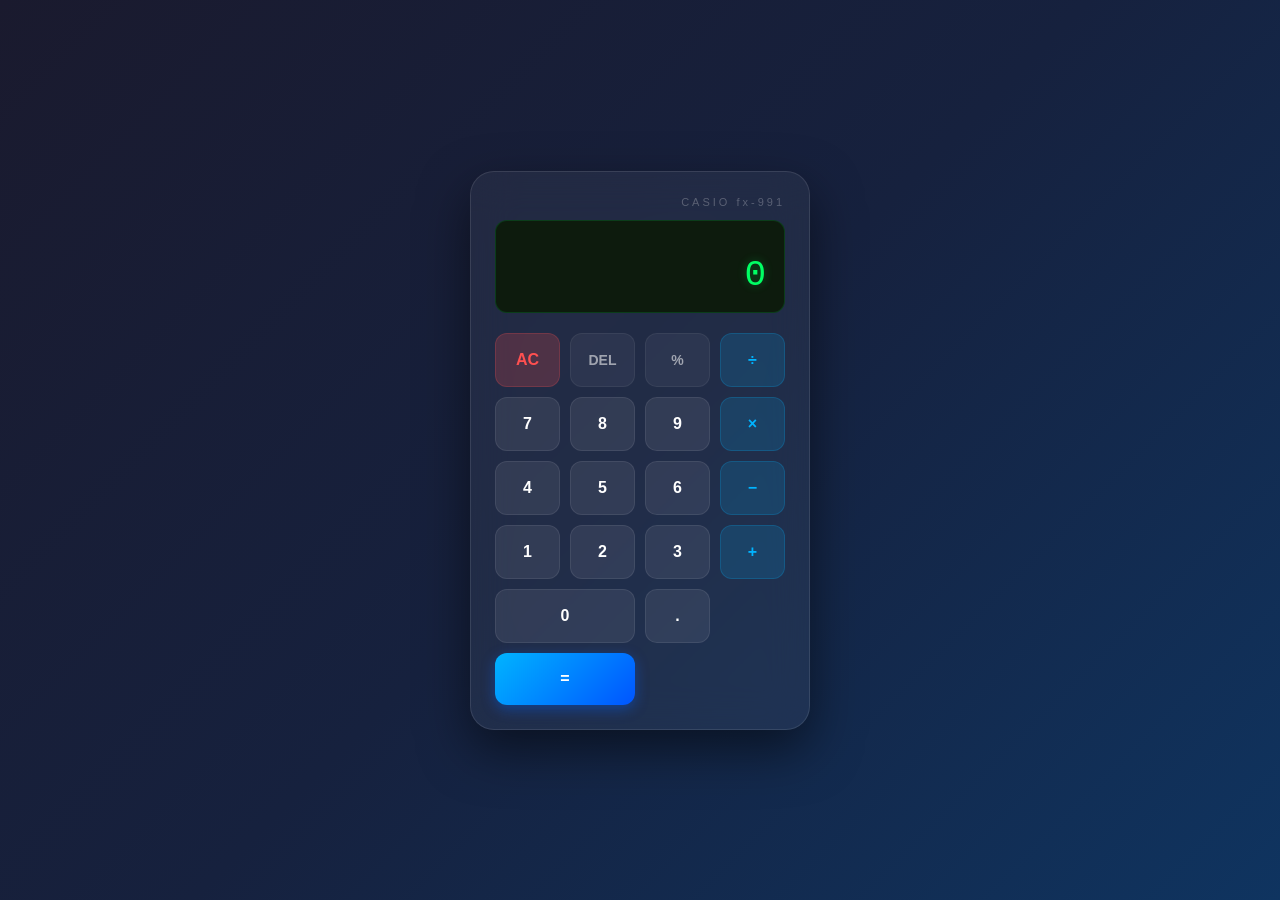
<file: calculator/index.html>
<!DOCTYPE html>
<html lang="en">
<head>
  <meta charset="UTF-8" />
  <meta name="viewport" content="width=device-width, initial-scale=1.0"/>
  <title>Calculator</title>
  <link rel="stylesheet" href="style.css" />
</head>
<body>

  <div class="calculator">
    <p class="brand">CASIO fx-991</p>

    <div class="screen">
      <p id="expression"></p>
      <p id="result">0</p>
    </div>

    <div class="buttons">
      <button class="red" onclick="clearAll()">AC</button>
      <button class="gray" onclick="deleteLast()">DEL</button>
      <button class="gray" onclick="doPercent()">%</button>
      <button class="blue" onclick="pressKey('/')">÷</button>

      <button onclick="pressKey('7')">7</button>
      <button onclick="pressKey('8')">8</button>
      <button onclick="pressKey('9')">9</button>
      <button class="blue" onclick="pressKey('*')">×</button>

      <button onclick="pressKey('4')">4</button>
      <button onclick="pressKey('5')">5</button>
      <button onclick="pressKey('6')">6</button>
      <button class="blue" onclick="pressKey('-')">−</button>

      <button onclick="pressKey('1')">1</button>
      <button onclick="pressKey('2')">2</button>
      <button onclick="pressKey('3')">3</button>
      <button class="blue" onclick="pressKey('+')">+</button>

      <button class="wide" onclick="pressKey('0')">0</button>
      <button onclick="pressDot()">.</button>
      <button class="green wide" onclick="getResult()">=</button>
    </div>
  </div>

  <script src="script.js"></script>
</body>
</html>
</file>
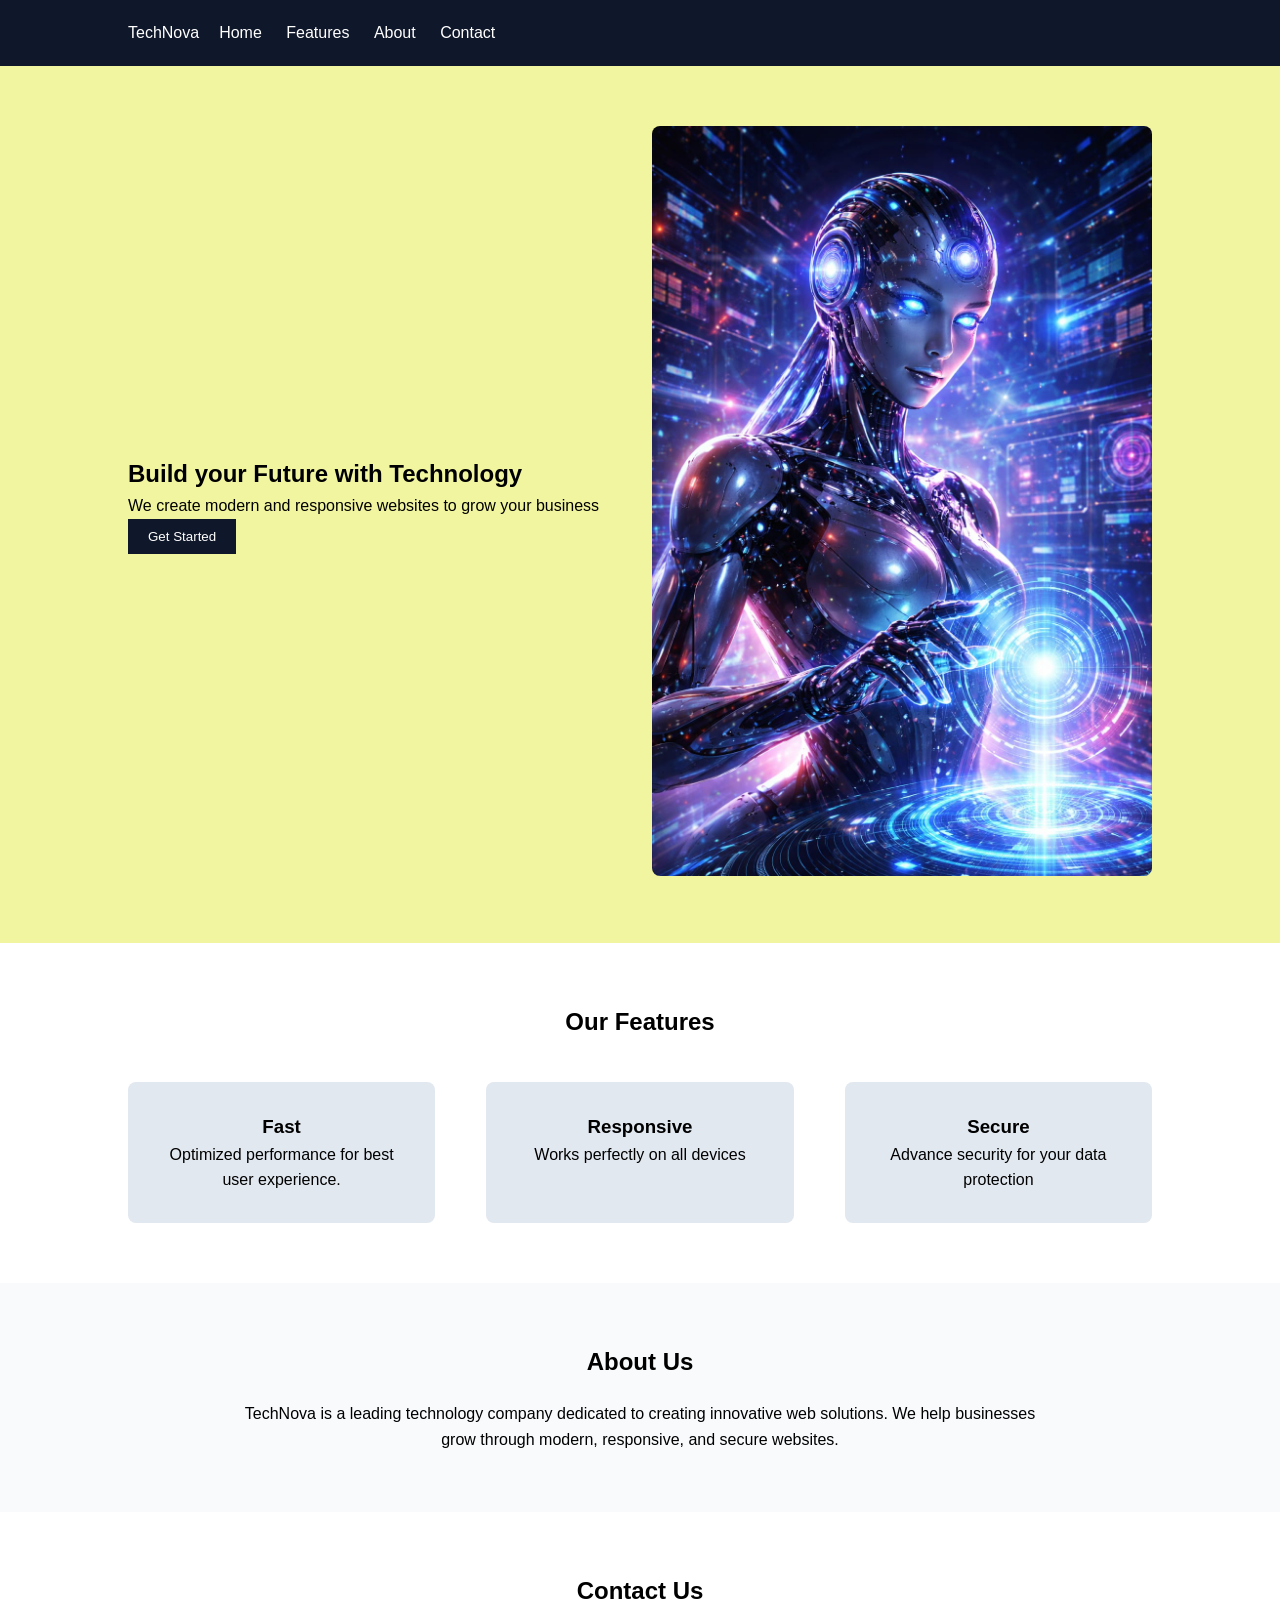
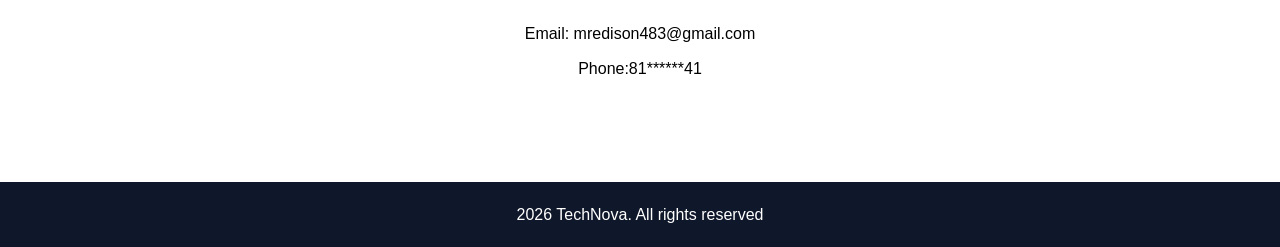
<file: landing page project/index.html>
<!DOCTYPE html>
<html lang="en">
<head>
    <meta charset="UTF-8">
    <meta name="viewport" content="width=device-width, initial-scale=1.0">
    <title>landing page</title>
    <link rel="stylesheet" href="style.css">
</head>
<body>
    <!--`Header-->
    <header> <div class="logo">TechNova</div>
    <nav>
        <a href="#home">Home</a>
        <a href="#features">Features</a>
        <a href="#about">About</a>
        <a href="#contact">Contact</a>
    </nav>
    </header>
    <!--Hero section-->
    <section class="hero" id="home">
        <div class="hero-text">
            <h1>Build your Future with Technology</h1>
            <p>We create modern and responsive websites to grow your business</p>
            <button onclick="window.open('form.html', '_blank', 'width=700,height=800')">Get Started</button>
        </div>
        <div class="hero-img">
            <img src="tech image.jpeg" alt="Tech Image">
        </div>
    </section>
    <!--Features Section-->
    <section class="features" id="features">
        <h2>Our Features</h2>
        <div class="features-box">
            <div class="box">
                <h3>Fast</h3>
                <p>Optimized performance for best user experience.</p>
            </div>
            <div class="box">
                <h3>Responsive</h3>
                <p>Works perfectly on all devices</p>
            </div>
            <div class="box">
                <h3>Secure</h3>
                <p>Advance security for your data protection</p>
            </div>
        </div>
    </section>
    <!--About Section-->
    <section class="about" id="about">
        <h2>About Us</h2>
        <p>TechNova is a leading technology company dedicated to creating innovative web solutions. We help businesses grow through modern, responsive, and secure websites.</p>
    </section>
    <!--Contact Section-->
    <section class="contact" id="contact">
        <h2>Contact Us</h2>
        <p>Email: mredison483@gmail.com</p>
        <p>Phone:81******41</p>
    </section>
    <!--footer-->
    <footer>
        <p>2026 TechNova. All rights reserved</p>
    </footer>
</body>
</html>
</file>
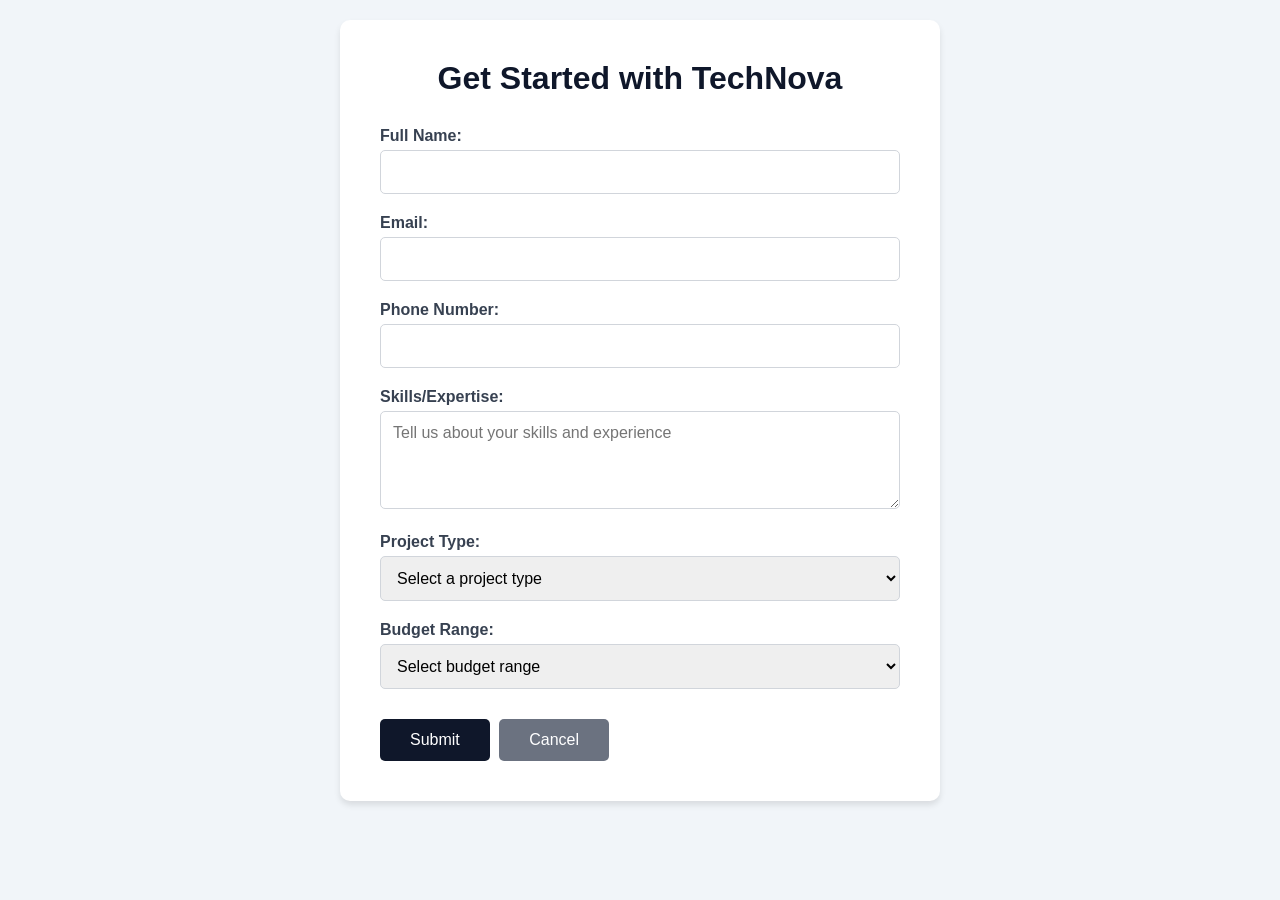
<file: landing page project/form.html>
<!DOCTYPE html>
<html lang="en">
<head>
    <meta charset="UTF-8">
    <meta name="viewport" content="width=device-width, initial-scale=1.0">
    <title>Get Started - TechNova</title>
    <link rel="stylesheet" href="form-style.css">
</head>
<body>
    <div class="form-container">
        <h1>Get Started with TechNova</h1>
        <form id="userForm">
            <div class="form-group">
                <label for="name">Full Name:</label>
                <input type="text" id="name" name="name" required>
            </div>
            
            <div class="form-group">
                <label for="email">Email:</label>
                <input type="email" id="email" name="email" required>
            </div>
            
            <div class="form-group">
                <label for="phone">Phone Number:</label>
                <input type="tel" id="phone" name="phone" required>
            </div>
            
            <div class="form-group">
                <label for="skills">Skills/Expertise:</label>
                <textarea id="skills" name="skills" rows="4" placeholder="Tell us about your skills and experience"></textarea>
            </div>
            
            <div class="form-group">
                <label for="project">Project Type:</label>
                <select id="project" name="project" required>
                    <option value="">Select a project type</option>
                    <option value="website">Website Development</option>
                    <option value="ecommerce">E-commerce</option>
                    <option value="mobile">Mobile App</option>
                    <option value="other">Other</option>
                </select>
            </div>
            
            <div class="form-group">
                <label for="budget">Budget Range:</label>
                <select id="budget" name="budget">
                    <option value="">Select budget range</option>
                    <option value="1000-5000">$1,000 - $5,000</option>
                    <option value="5000-10000">$5,000 - $10,000</option>
                    <option value="10000+">$10,000+</option>
                </select>
            </div>
            
            <button type="submit">Submit</button>
            <button type="button" onclick="window.close()">Cancel</button>
        </form>
    </div>
</body>
</html>
</file>
<file: calculator/style.css>
* {
  margin: 0;
  padding: 0;
  box-sizing: border-box;
}

body {
  min-height: 100vh;
  display: flex;
  align-items: center;
  justify-content: center;
  background: linear-gradient(135deg, #1a1a2e, #16213e, #0f3460);
  font-family: 'Segoe UI', sans-serif;
}

.calculator {
  background: rgba(255, 255, 255, 0.05);
  backdrop-filter: blur(20px);
  border: 1px solid rgba(255, 255, 255, 0.1);
  border-radius: 24px;
  padding: 24px;
  width: 340px;
  box-shadow: 0 20px 50px rgba(0, 0, 0, 0.5);
}

.brand {
  text-align: right;
  color: rgba(255, 255, 255, 0.25);
  font-size: 11px;
  letter-spacing: 3px;
  margin-bottom: 12px;
}

.screen {
  background: #0d1b0d;
  border-radius: 12px;
  padding: 16px 18px;
  margin-bottom: 20px;
  border: 1px solid rgba(0, 255, 100, 0.15);
  min-height: 90px;
  display: flex;
  flex-direction: column;
  justify-content: space-between;
}

.screen #expression {
  color: rgba(0, 255, 100, 0.4);
  font-size: 13px;
  text-align: right;
  font-family: 'Courier New', monospace;
  min-height: 18px;
}

.screen #result {
  color: #00ff64;
  font-size: 36px;
  text-align: right;
  font-family: 'Courier New', monospace;
  text-shadow: 0 0 10px rgba(0, 255, 100, 0.3);
  word-break: break-all;
}

.buttons {
  display: grid;
  grid-template-columns: repeat(4, 1fr);
  gap: 10px;
}

button {
  padding: 17px 0;
  border: none;
  border-radius: 12px;
  font-size: 16px;
  font-weight: 600;
  cursor: pointer;
  background: rgba(255, 255, 255, 0.08);
  color: #fff;
  border: 1px solid rgba(255, 255, 255, 0.08);
  transition: transform 0.1s, background 0.1s;
}

button:hover {
  background: rgba(255, 255, 255, 0.14);
}

button:active {
  transform: scale(0.92);
}

button.blue {
  background: rgba(0, 180, 255, 0.15);
  color: #00b4ff;
  border-color: rgba(0, 180, 255, 0.2);
}

button.red {
  background: rgba(255, 80, 80, 0.2);
  color: #ff5050;
  border-color: rgba(255, 80, 80, 0.2);
}

button.gray {
  background: rgba(255, 255, 255, 0.05);
  color: rgba(255, 255, 255, 0.55);
  border-color: rgba(255, 255, 255, 0.06);
  font-size: 14px;
}

button.green {
  background: linear-gradient(135deg, #00b4ff, #0055ff);
  color: #fff;
  border: none;
  box-shadow: 0 4px 14px rgba(0, 100, 255, 0.4);
}

button.wide {
  grid-column: span 2;
}
</file>
<file: landing page project/style.css>
*{
    margin: 0;
    padding: 0;
    box-sizing: border-box;
    font-family: Arial, Helvetica, sans-serif;
}
body{
    line-height: 1.6;
}
/*Header*/
header{
    display: flex;
    justify-content: none;
    align-items: center;
    padding: 20px 10%;
    background: #0f172a;
    color: white;
}
nav a {
    color: white;
    text-decoration: none;
    margin-left: 20px;
}
nav a:hover{
    color:#38bdf8;
}
/*--Hero Section*/
.hero{
    display:flex;
    justify-content: space-between;
    align-items: center;
    padding: 60px 10%;
    background: #f1f59f;

}
.hero-text p{
    margin: button 20px;
}
.hero-text button{
    padding: 10px 20px;
    background: #0f172a;
    color:white;
    border: none;
    cursor: pointer;
}
.hero-text button:hover{
    background: #38bdf8;
}
/*Features*/
.features{
    padding:60px 10%;
    text-align: center;
}
.features-box{
    display: flex;
    justify-content: space-between;
    margin-top: 40px;
}
.box{
    background: #e2e8f0;
    padding: 30px;
    width: 30%;
    border-radius: 8px;
}
footer{
    text-align: center;
    padding: 20px;
    background: #0f172a;
    color: white;
    margin-top: 40px;
}
/*About*/
.about{
    padding: 60px 10%;/* Add smooth scrolling */
    html { scroll-behavior: smooth; }

    /* Improve button styling */
    .hero-text button {
        padding: 12px 30px;
        border-radius: 5px;
        font-weight: bold;
        transition: all 0.3s ease;
    }

    text-align: center;
    background: #f8fafc;
}
.about p{
    margin-top: 20px;
    max-width: 800px;
    margin-left: auto;
    margin-right: auto;
}
/*Contact*/
.contact{
    padding: 60px 10%;
    text-align: center;
}
.contact p{
    margin-top: 10px;
}
.hero-img img{
    width: 100%;
    max-width: 500px;
    height: auto;
    border-radius: 8px;
}
</file>
<file: landing page project/form-style.css>
* {
    margin: 0;
    padding: 0;
    box-sizing: border-box;
    font-family: Arial, Helvetica, sans-serif;
}

body {
    background: #f1f5f9;
    padding: 20px;
}

.form-container {
    max-width: 600px;
    margin: 0 auto;
    background: white;
    padding: 40px;
    border-radius: 10px;
    box-shadow: 0 4px 6px rgba(0, 0, 0, 0.1);
}

h1 {
    text-align: center;
    color: #0f172a;
    margin-bottom: 30px;
}

.form-group {
    margin-bottom: 20px;
}

label {
    display: block;
    margin-bottom: 5px;
    color: #374151;
    font-weight: bold;
}

input, textarea, select {
    width: 100%;
    padding: 12px;
    border: 1px solid #d1d5db;
    border-radius: 5px;
    font-size: 16px;
}

input:focus, textarea:focus, select:focus {
    outline: none;
    border-color: #38bdf8;
}

button {
    padding: 12px 30px;
    margin: 10px 5px 0 0;
    border: none;
    border-radius: 5px;
    cursor: pointer;
    font-size: 16px;
}

button[type="submit"] {
    background: #0f172a;
    color: white;
}

button[type="submit"]:hover {
    background: #38bdf8;
}

button[type="button"] {
    background: #6b7280;
    color: white;
}

button[type="button"]:hover {
    background: #4b5563;
}
</file>
